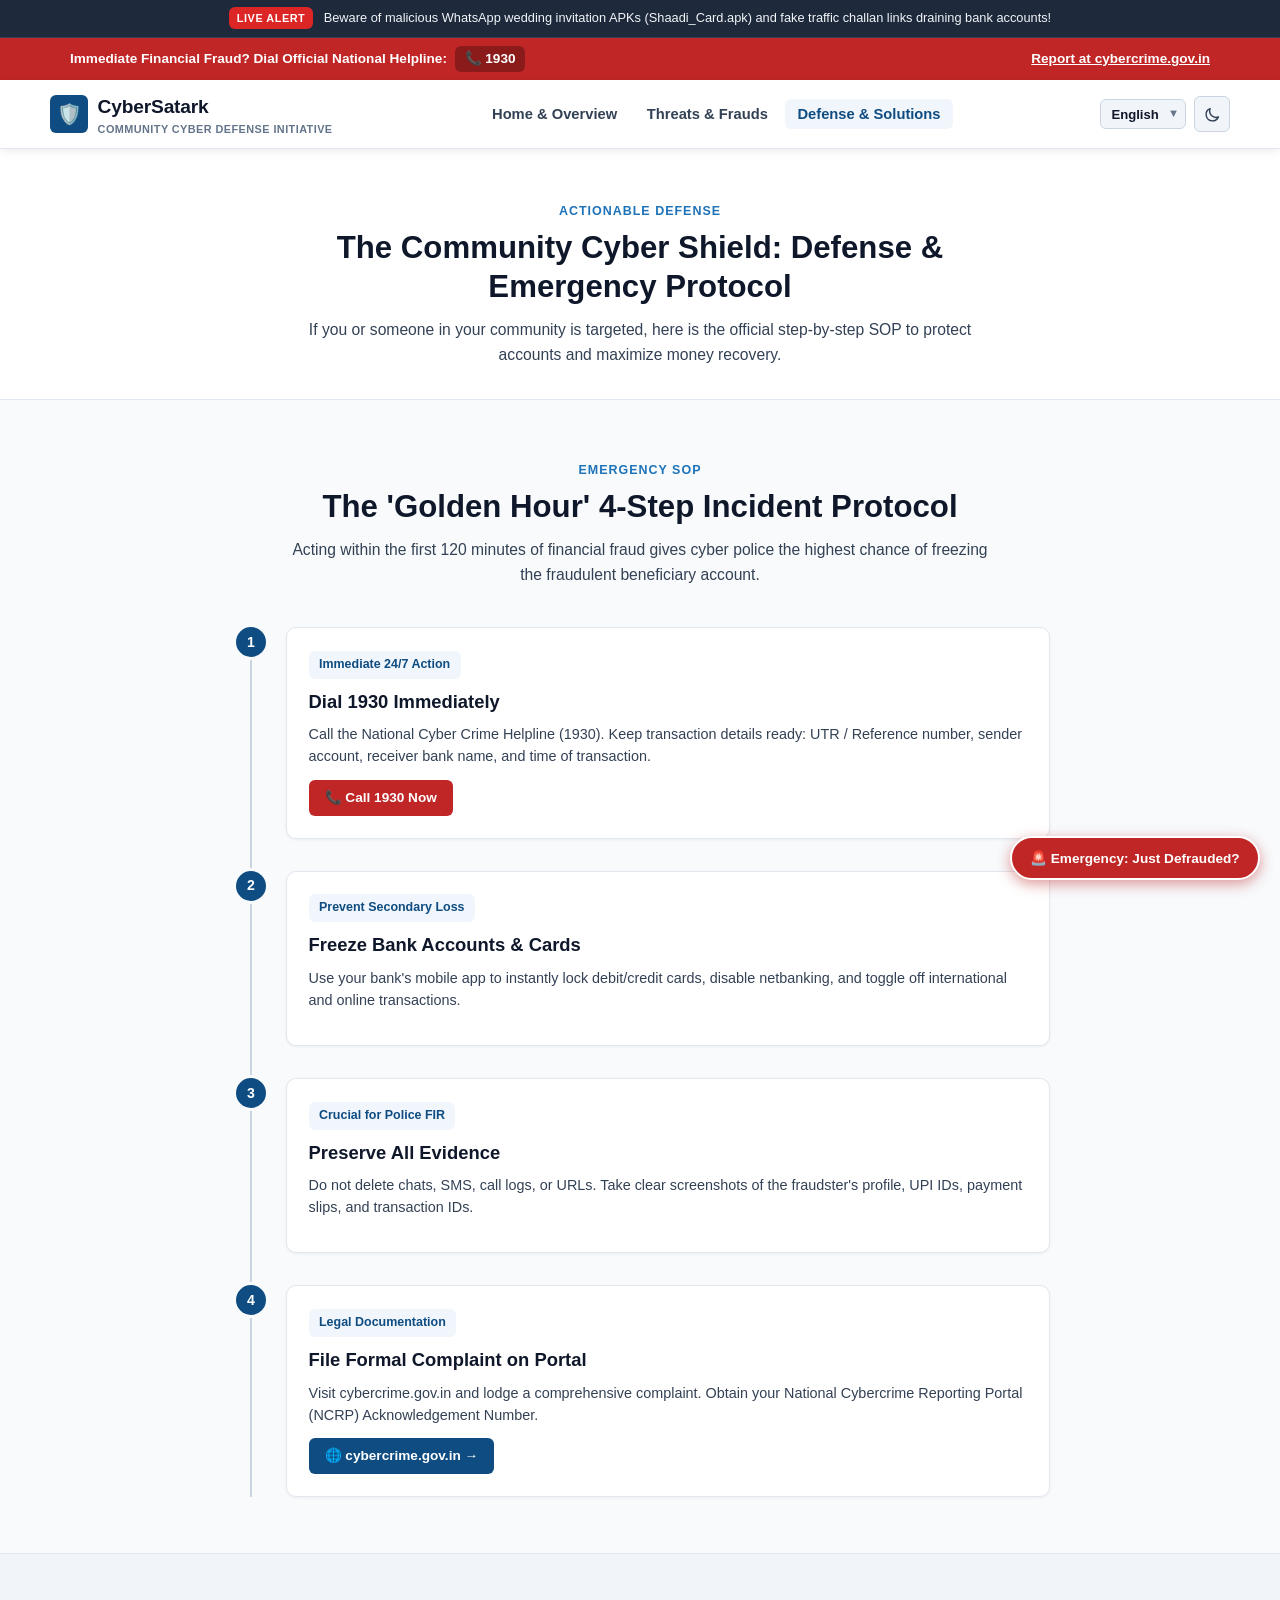
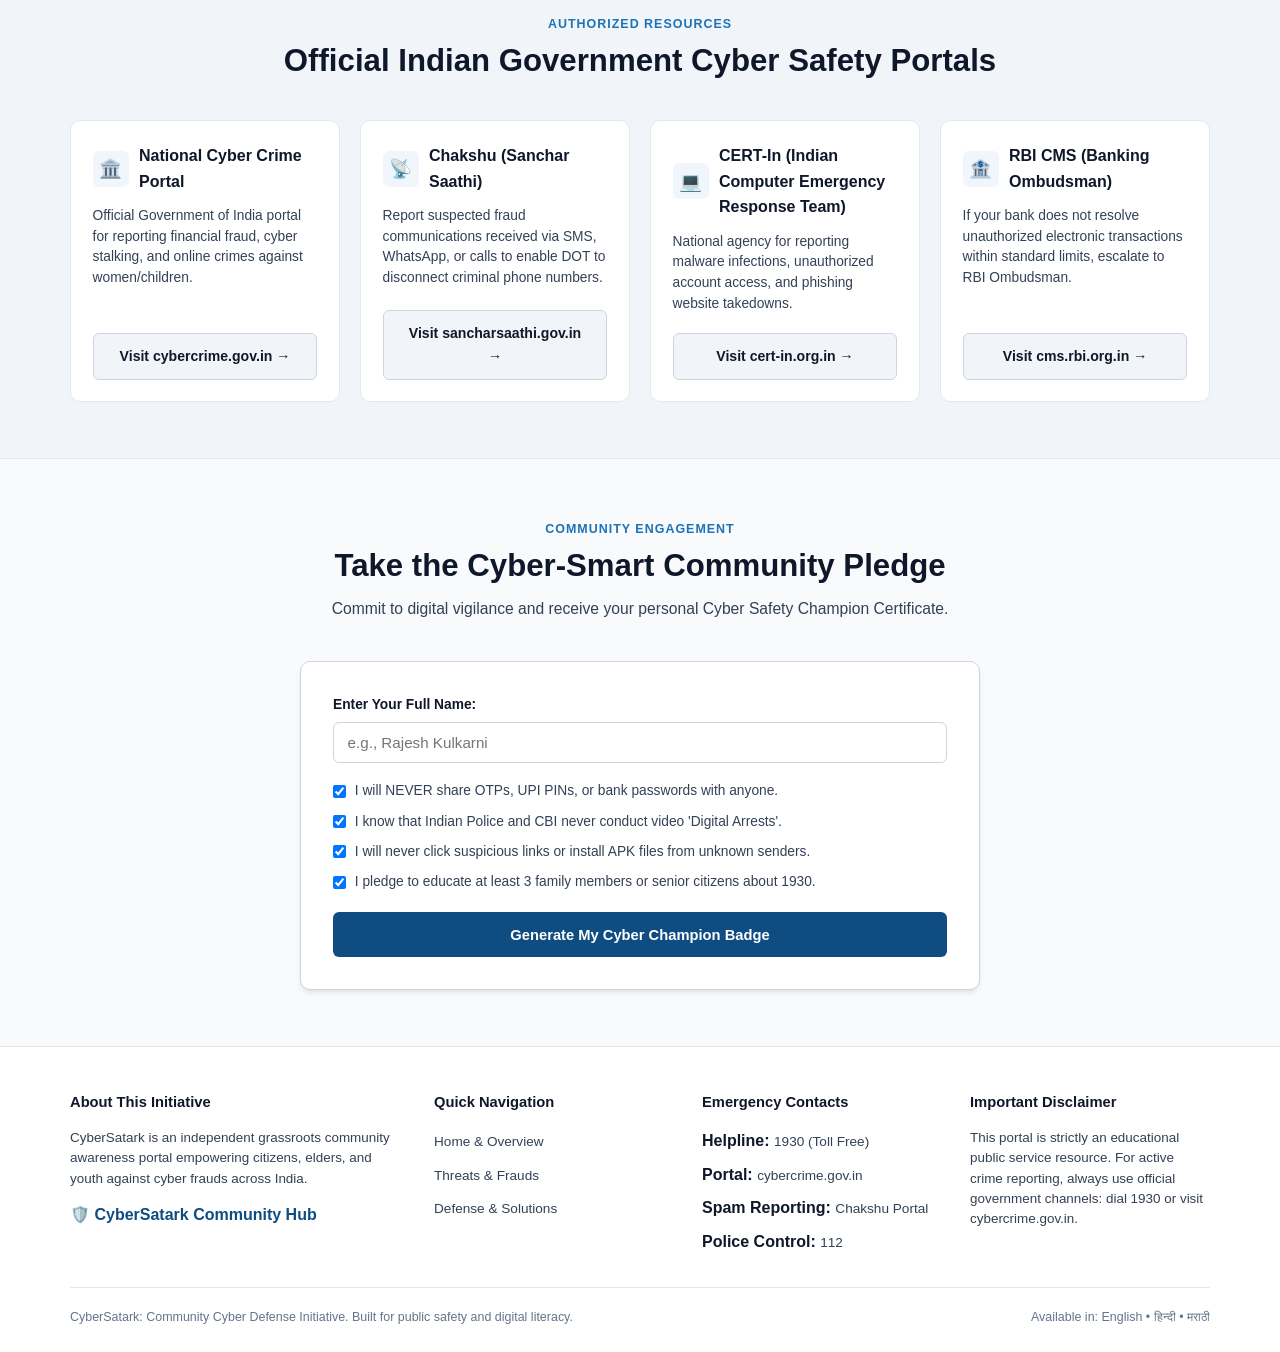
<file: solutions.html>
<!DOCTYPE html>
<html lang="en" data-theme="light">
<head>
  <meta charset="UTF-8">
  <meta name="viewport" content="width=device-width, initial-scale=1.0">
  <title>Cyber Defense & Recovery - CyberSatark Community Hub</title>
  <meta name="description" content="Official 4-Step Golden Hour Cyber SOP: Learn how to freeze bank accounts, dial 1930, report on cybercrime.gov.in, and take the Cyber Safety Community Pledge. Available in English, Hindi, and Marathi.">
  <link rel="stylesheet" href="css/styles.css">
</head>
<body>

  <!-- Live Threat Alert Ticker -->
  <aside class="alert-ticker" aria-label="Trending cyber threat advisory">
    <span class="ticker-badge" data-i18n="tickerBadgeText">LIVE ALERT</span>
    <span class="ticker-text" data-i18n="tickerNotice">Beware of malicious WhatsApp wedding invitation APKs (Shaadi_Card.apk) and fake traffic challan links draining bank accounts!</span>
  </aside>

  <!-- Emergency Helpline Strip -->
  <aside class="emergency-strip" aria-label="Emergency Cyber Crime Helpline">
    <div class="container">
      <div style="display:flex; align-items:center; gap:0.5rem; flex-wrap:wrap;">
        <span data-i18n="emergencyBarText">Immediate Financial Fraud? Dial Official National Helpline:</span>
        <span class="emergency-dial-badge">📞 1930</span>
      </div>
      <div>
        <a href="https://cybercrime.gov.in" target="_blank" rel="noopener noreferrer" data-i18n="emergencyBarAction">Report at cybercrime.gov.in</a>
      </div>
    </div>
  </aside>

  <!-- Main Header -->
  <header class="site-header">
    <div class="container header-inner">
      <a href="index.html" class="brand-logo" aria-label="CyberSatark Homepage">
        <div class="brand-icon">🛡️</div>
        <div class="brand-title">
          <span data-i18n="brandTitle">CyberSatark</span>
          <span class="sub" data-i18n="brandSubtitle">Community Cyber Defense Initiative</span>
        </div>
      </a>

      <!-- Navigation Links -->
      <nav class="main-nav" id="mainNav" aria-label="Main Navigation">
        <ul class="nav-links">
          <li><a href="index.html" class="nav-link" data-i18n="navHome">Home &amp; Overview</a></li>
          <li><a href="problems.html" class="nav-link" data-i18n="navProblems">Threats &amp; Frauds</a></li>
          <li><a href="solutions.html" class="nav-link active" data-i18n="navSolutions">Defense &amp; Solutions</a></li>
        </ul>
      </nav>

      <!-- Controls: Language & Theme -->
      <div class="header-controls">
        <div class="lang-select-wrap">
          <select id="headerLangSelect" class="lang-select" aria-label="Select language">
            <option value="en">English</option>
            <option value="hi">हिन्दी</option>
            <option value="mr">मराठी</option>
          </select>
          <span class="lang-select-arrow">▼</span>
        </div>

        <button id="themeToggleBtn" class="theme-btn" aria-label="Toggle theme">
          <svg id="sunIcon" style="display:none;" fill="none" stroke="currentColor" viewBox="0 0 24 24">
            <path stroke-linecap="round" stroke-linejoin="round" stroke-width="2" d="M12 3v1m0 16v1m9-9h-1M4 12H3m15.364 6.364l-.707-.707M6.343 6.343l-.707-.707m12.728 0l-.707.707M6.343 17.657l-.707.707M16 12a4 4 0 11-8 0 4 4 0 018 0z" />
          </svg>
          <svg id="moonIcon" fill="none" stroke="currentColor" viewBox="0 0 24 24">
            <path stroke-linecap="round" stroke-linejoin="round" stroke-width="2" d="M20.354 15.354A9 9 0 018.646 3.646 9.003 9.003 0 0012 21a9.003 9.003 0 008.354-5.646z" />
          </svg>
        </button>

        <button id="mobileMenuToggle" class="mobile-toggle" aria-label="Open mobile navigation">
          ☰
        </button>
      </div>
    </div>
  </header>

  <!-- Startup Preferred Language Toast / Modal -->
  <div id="langToastModal" class="lang-toast-overlay" role="dialog" aria-modal="true" aria-labelledby="langToastTitle">
    <div class="lang-toast-card">
      <button id="langToastClose" class="lang-toast-close" aria-label="Close language selector">&times;</button>
      <div class="lang-toast-badge">
        <span>🌐</span> <span data-i18n="toastBadge">Community Initiative</span>
      </div>
      <h2 id="langToastTitle" class="lang-toast-title" data-i18n="toastTitle">Select Your Preferred Language</h2>
      <p class="lang-toast-subtitle" data-i18n="toastSubtitle">Choose a language for seamless awareness across English, हिन्दी, and मराठी.</p>
      
      <div class="lang-toast-buttons">
        <button class="lang-pick-btn" data-lang="en">
          <span>English</span>
          <small>Default</small>
        </button>
        <button class="lang-pick-btn" data-lang="hi">
          <span>हिन्दी</span>
          <small>Hindi</small>
        </button>
        <button class="lang-pick-btn" data-lang="mr">
          <span>मराठी</span>
          <small>Marathi</small>
        </button>
      </div>
    </div>
  </div>

  <!-- Unique Feature: Floating Emergency SOS Button -->
  <button id="floatingSosBtn" class="floating-sos-btn" aria-label="Open emergency cyber fraud triage">
    <span data-i18n="sosBtnText">🚨 Emergency: Just Defrauded?</span>
  </button>

  <!-- Emergency SOS Triage Modal -->
  <div id="sosModal" class="sos-modal-overlay" role="dialog" aria-modal="true" aria-labelledby="sosModalTitle">
    <div class="sos-modal-card">
      <button id="sosModalClose" class="sos-modal-close" aria-label="Close emergency modal">&times;</button>
      <div style="display:flex; align-items:center; gap:0.5rem; margin-bottom:0.5rem;">
        <span style="font-size:1.5rem;">🚨</span>
        <h2 style="font-size:1.35rem; font-weight:800; color:var(--danger-base);" data-i18n="sosModalTitle">Immediate Cyber Fraud Emergency Action</h2>
      </div>
      <p style="font-size:0.9rem; color:var(--text-secondary); margin-bottom:1.25rem;" data-i18n="sosModalSub">Act quickly! The first 120 minutes are crucial to freeze stolen money in cybercrime networks.</p>

      <a href="tel:1930" class="btn btn-danger" style="width:100%; padding:0.9rem; font-size:1.05rem; margin-bottom:1.25rem;" data-i18n="sosCallDirect">
        📞 Tap to Call 1930 Helpline (Toll-Free 24/7)
      </a>

      <div style="background-color:var(--bg-surface-elevated); padding:1rem; border-radius:var(--radius-sm); border-left:3px solid var(--danger-base); margin-bottom:1.25rem;">
        <div style="font-size:0.88rem; display:flex; flex-direction:column; gap:0.4rem; color:var(--text-secondary);">
          <div data-i18n="sosRule1"><strong>1. Keep UTR Ready:</strong> Note your Bank Transaction ID / UTR number from SMS.</div>
          <div data-i18n="sosRule2"><strong>2. Freeze Netbanking:</strong> Immediately block your UPI and ATM card from your banking app.</div>
          <div data-i18n="sosRule3"><strong>3. Don't Delete Evidence:</strong> Keep WhatsApp chats, fake numbers, and screenshots intact.</div>
        </div>
      </div>

      <h3 style="font-size:0.95rem; font-weight:700; margin-bottom:0.5rem;" data-i18n="sosBankListTitle">Instant Bank Card Lock Toll-Free Numbers:</h3>
      <div class="sos-bank-grid">
        <div class="sos-bank-card">
          <strong>State Bank of India (SBI)</strong>
          <span>Call: <a href="tel:18001234">1800 1234</a></span><br>
          <span>SMS: <code>BLOCK &lt;Last 4 digits&gt;</code> to 567676</span>
        </div>
        <div class="sos-bank-card">
          <strong>HDFC Bank</strong>
          <span>Call: <a href="tel:18001600">1800 1600</a></span><br>
          <span>Quick Netbanking block via App</span>
        </div>
        <div class="sos-bank-card">
          <strong>ICICI Bank</strong>
          <span>Call: <a href="tel:18001080">1800 1080</a></span><br>
          <span>iMobile: Security &gt; Block Card</span>
        </div>
        <div class="sos-bank-card">
          <strong>Bank of Baroda</strong>
          <span>Call: <a href="tel:18005700">1800 5700</a></span><br>
          <span>Bob World: Cards &gt; Freeze</span>
        </div>
      </div>
    </div>
  </div>

  <main>
    <!-- Section Introduction -->
    <section style="padding: 3rem 0 2rem; background-color: var(--bg-surface); border-bottom: 1px solid var(--border-subtle);">
      <div class="container">
        <div class="section-head" style="margin-bottom:0;">
          <span class="section-tag" data-i18n="solPageTag">Actionable Defense</span>
          <h1 class="section-title" data-i18n="solPageTitle">The Community Cyber Shield: Defense &amp; Emergency Protocol</h1>
          <p class="section-desc" data-i18n="solPageDesc">If you or someone in your community is targeted, here is the official step-by-step SOP to protect accounts and maximize money recovery.</p>
        </div>
      </div>
    </section>

    <!-- Golden Hour Timeline Section -->
    <section>
      <div class="container">
        <div class="section-head">
          <span class="section-tag">Emergency SOP</span>
          <h2 class="section-title" data-i18n="goldenHourTitle">The 'Golden Hour' 4-Step Incident Protocol</h2>
          <p class="section-desc" data-i18n="goldenHourSubtitle">Acting within the first 120 minutes of financial fraud gives cyber police the highest chance of freezing the fraudulent beneficiary account.</p>
        </div>

        <div class="timeline">
          <!-- Step 1 -->
          <div class="timeline-step">
            <div class="timeline-num" data-i18n="step1Num">1</div>
            <div class="timeline-card">
              <span class="timeline-action-badge" data-i18n="step1Badge">Immediate 24/7 Action</span>
              <h3 style="margin-top:0.5rem;" data-i18n="step1Title">Dial 1930 Immediately</h3>
              <p data-i18n="step1Desc">Call the National Cyber Crime Helpline (1930). Keep transaction details ready: UTR / Reference number, sender account, receiver bank name, and time of transaction.</p>
              <a href="tel:1930" class="btn btn-danger" style="padding: 0.45rem 1rem; font-size:0.85rem;">📞 Call 1930 Now</a>
            </div>
          </div>

          <!-- Step 2 -->
          <div class="timeline-step">
            <div class="timeline-num" data-i18n="step2Num">2</div>
            <div class="timeline-card">
              <span class="timeline-action-badge" data-i18n="step2Badge">Prevent Secondary Loss</span>
              <h3 style="margin-top:0.5rem;" data-i18n="step2Title">Freeze Bank Accounts &amp; Cards</h3>
              <p data-i18n="step2Desc">Use your bank's mobile app to instantly lock debit/credit cards, disable netbanking, and toggle off international and online transactions.</p>
            </div>
          </div>

          <!-- Step 3 -->
          <div class="timeline-step">
            <div class="timeline-num" data-i18n="step3Num">3</div>
            <div class="timeline-card">
              <span class="timeline-action-badge" data-i18n="step3Badge">Crucial for Police FIR</span>
              <h3 style="margin-top:0.5rem;" data-i18n="step3Title">Preserve All Evidence</h3>
              <p data-i18n="step3Desc">Do not delete chats, SMS, call logs, or URLs. Take clear screenshots of the fraudster's profile, UPI IDs, payment slips, and transaction IDs.</p>
            </div>
          </div>

          <!-- Step 4 -->
          <div class="timeline-step">
            <div class="timeline-num" data-i18n="step4Num">4</div>
            <div class="timeline-card">
              <span class="timeline-action-badge" data-i18n="step4Badge">Legal Documentation</span>
              <h3 style="margin-top:0.5rem;" data-i18n="step4Title">File Formal Complaint on Portal</h3>
              <p data-i18n="step4Desc">Visit cybercrime.gov.in and lodge a comprehensive complaint. Obtain your National Cybercrime Reporting Portal (NCRP) Acknowledgement Number.</p>
              <a href="https://cybercrime.gov.in" target="_blank" rel="noopener noreferrer" class="btn btn-primary" style="padding: 0.45rem 1rem; font-size:0.85rem;">🌐 cybercrime.gov.in &rarr;</a>
            </div>
          </div>
        </div>
      </div>
    </section>

    <!-- Official Portals Grid Section -->
    <section style="background-color: var(--bg-surface-elevated); border-top: 1px solid var(--border-subtle); border-bottom: 1px solid var(--border-subtle);">
      <div class="container">
        <div class="section-head">
          <span class="section-tag">Authorized Resources</span>
          <h2 class="section-title" data-i18n="officialPortalsTitle">Official Indian Government Cyber Safety Portals</h2>
        </div>

        <div class="resource-grid">
          <!-- Resource 1 -->
          <div class="resource-card">
            <div class="resource-logo-title">
              <div class="resource-icon">🏛️</div>
              <h3 data-i18n="portal1Title">National Cyber Crime Portal</h3>
            </div>
            <p data-i18n="portal1Desc">Official Government of India portal for reporting financial fraud, cyber stalking, and online crimes against women/children.</p>
            <a href="https://cybercrime.gov.in" target="_blank" rel="noopener noreferrer" class="btn btn-secondary" style="font-size:0.88rem;" data-i18n="portal1Link">Visit cybercrime.gov.in &rarr;</a>
          </div>

          <!-- Resource 2 -->
          <div class="resource-card">
            <div class="resource-logo-title">
              <div class="resource-icon">📡</div>
              <h3 data-i18n="portal2Title">Chakshu (Sanchar Saathi)</h3>
            </div>
            <p data-i18n="portal2Desc">Report suspected fraud communications received via SMS, WhatsApp, or calls to enable DOT to disconnect criminal phone numbers.</p>
            <a href="https://sancharsaathi.gov.in" target="_blank" rel="noopener noreferrer" class="btn btn-secondary" style="font-size:0.88rem;" data-i18n="portal2Link">Visit sancharsaathi.gov.in &rarr;</a>
          </div>

          <!-- Resource 3 -->
          <div class="resource-card">
            <div class="resource-logo-title">
              <div class="resource-icon">💻</div>
              <h3 data-i18n="portal3Title">CERT-In</h3>
            </div>
            <p data-i18n="portal3Desc">National agency for reporting malware infections, unauthorized account access, and phishing website takedowns.</p>
            <a href="https://www.cert-in.org.in" target="_blank" rel="noopener noreferrer" class="btn btn-secondary" style="font-size:0.88rem;" data-i18n="portal3Link">Visit cert-in.org.in &rarr;</a>
          </div>

          <!-- Resource 4 -->
          <div class="resource-card">
            <div class="resource-logo-title">
              <div class="resource-icon">🏦</div>
              <h3 data-i18n="portal4Title">RBI CMS (Banking Ombudsman)</h3>
            </div>
            <p data-i18n="portal4Desc">If your bank does not resolve unauthorized electronic transactions within standard limits, escalate to RBI Ombudsman.</p>
            <a href="https://cms.rbi.org.in" target="_blank" rel="noopener noreferrer" class="btn btn-secondary" style="font-size:0.88rem;" data-i18n="portal4Link">Visit cms.rbi.org.in &rarr;</a>
          </div>
        </div>
      </div>
    </section>

    <!-- Community Pledge & Certificate Generator -->
    <section>
      <div class="container">
        <div class="section-head">
          <span class="section-tag" data-i18n="pledgeTag">Community Engagement</span>
          <h2 class="section-title" data-i18n="pledgeTitle">Take the Cyber-Smart Community Pledge</h2>
          <p class="section-desc" data-i18n="pledgeDesc">Commit to digital vigilance and receive your personal Cyber Safety Champion Certificate.</p>
        </div>

        <div class="pledge-box">
          <form id="pledgeForm">
            <div class="form-group">
              <label for="pledgeName" class="form-label" data-i18n="pledgeNameLabel">Enter Your Full Name:</label>
              <input type="text" id="pledgeName" class="form-input" required placeholder="e.g., Rajesh Kulkarni" data-i18n-placeholder="pledgeNamePlaceholder">
            </div>

            <div class="pledge-checkboxes">
              <label class="checkbox-label">
                <input type="checkbox" required checked>
                <span data-i18n="pledgeCheck1">I will NEVER share OTPs, UPI PINs, or bank passwords with anyone.</span>
              </label>

              <label class="checkbox-label">
                <input type="checkbox" required checked>
                <span data-i18n="pledgeCheck2">I know that Indian Police and CBI never conduct video 'Digital Arrests'.</span>
              </label>

              <label class="checkbox-label">
                <input type="checkbox" required checked>
                <span data-i18n="pledgeCheck3">I will never click suspicious links or install APK files from unknown senders.</span>
              </label>

              <label class="checkbox-label">
                <input type="checkbox" required checked>
                <span data-i18n="pledgeCheck4">I pledge to educate at least 3 family members or senior citizens about 1930.</span>
              </label>
            </div>

            <button type="submit" class="btn btn-primary" style="width:100%; padding: 0.9rem;" data-i18n="pledgeBtn">
              Generate My Cyber Champion Badge
            </button>
          </form>

          <!-- Generated Badge & Certificate Display -->
          <div id="badgeResult" class="badge-result">
            <div class="badge-icon">🎖️</div>
            <h3 style="font-size:0.85rem; letter-spacing:0.1em; color:var(--text-muted); margin-bottom:0.4rem;" data-i18n="pledgeCertificateTitle">CERTIFICATE OF CYBER VIGILANCE</h3>
            <p style="font-size:0.9rem; color:var(--text-secondary);" data-i18n="pledgeCertifiedText">This certifies that</p>
            <div id="badgeRecipient" class="badge-name">Citizen of India</div>
            <p style="font-size:0.92rem; color:var(--text-secondary); max-width:500px; margin:0 auto 1rem;" data-i18n="pledgeHonoredText">
              has committed to the Community Cyber Safety Code and pledged to protect our society against online financial frauds.
            </p>
            <div style="font-size:0.82rem; font-weight:600; color:var(--brand-primary);">
              <span data-i18n="pledgeDateLabel">Issued on:</span> <span id="badgeDate">-</span>
            </div>
            <div style="margin-top:1.25rem;">
              <button type="button" class="btn btn-secondary" onclick="window.print()" style="font-size:0.82rem; padding: 0.4rem 0.9rem;">
                🖨️ Print / Save Badge
              </button>
            </div>
          </div>
        </div>
      </div>
    </section>
  </main>

  <!-- Site Footer -->
  <footer class="site-footer">
    <div class="container">
      <div class="footer-grid">
        <div class="footer-col">
          <h4 data-i18n="footerAboutTitle">About This Initiative</h4>
          <p data-i18n="footerAboutText">CyberSatark is an independent grassroots community awareness portal empowering citizens, elders, and youth against cyber frauds across India.</p>
          <div style="font-weight:700; color:var(--brand-primary);">🛡️ CyberSatark Community Hub</div>
        </div>

        <div class="footer-col">
          <h4 data-i18n="footerLinksTitle">Quick Navigation</h4>
          <ul class="footer-links">
            <li><a href="index.html" data-i18n="navHome">Home &amp; Overview</a></li>
            <li><a href="problems.html" data-i18n="navProblems">Threats &amp; Frauds</a></li>
            <li><a href="solutions.html" data-i18n="navSolutions">Defense &amp; Solutions</a></li>
          </ul>
        </div>

        <div class="footer-col">
          <h4 data-i18n="footerHelplineTitle">Emergency Contacts</h4>
          <ul class="footer-links">
            <li><strong>Helpline:</strong> <a href="tel:1930">1930 (Toll Free)</a></li>
            <li><strong>Portal:</strong> <a href="https://cybercrime.gov.in" target="_blank" rel="noopener noreferrer">cybercrime.gov.in</a></li>
            <li><strong>Spam Reporting:</strong> <a href="https://sancharsaathi.gov.in" target="_blank" rel="noopener noreferrer">Chakshu Portal</a></li>
            <li><strong>Police Control:</strong> <a href="tel:112">112</a></li>
          </ul>
        </div>

        <div class="footer-col">
          <h4 data-i18n="footerDisclaimersTitle">Important Disclaimer</h4>
          <p data-i18n="footerDisclaimersText">This portal is strictly an educational public service resource. For active crime reporting, always use official government channels: dial 1930 or visit cybercrime.gov.in.</p>
        </div>
      </div>

      <div class="footer-bottom">
        <p data-i18n="footerCopy">CyberSatark: Community Cyber Defense Initiative. Built for public safety and digital literacy.</p>
        <p>Available in: English • हिन्दी • मराठी</p>
      </div>
    </div>
  </footer>

  <!-- Scripts -->
  <script src="js/translations.js"></script>
  <script src="js/app.js"></script>
</body>
</html>
</file>
<file: css/styles.css>
/* ==========================================================================
   CyberSatark - Complete Universal Responsive Stylesheet
   Devices Supported: 320px Mobile up to 4K Ultra-wide screens
   Aesthetics: Hand-coded, authentic, accessible, zero horizontal overflow
   ========================================================================== */

:root {
  /* Light Theme Palette */
  --bg-primary: #f8fafc;
  --bg-surface: #ffffff;
  --bg-surface-elevated: #f1f5f9;
  --border-subtle: #e2e8f0;
  --border-strong: #cbd5e1;

  --text-primary: #0f172a;
  --text-secondary: #334155;
  --text-muted: #64748b;
  --text-inverse: #ffffff;

  --brand-primary: #0f4c81;        /* Indian institutional navy */
  --brand-primary-hover: #0a365c;
  --brand-accent: #1d72b8;
  --brand-subtle: #f0f6fc;

  --danger-base: #c02626;
  --danger-bg: #fff5f5;
  --danger-border: #fed7d7;
  --danger-text: #9b1c1c;

  --success-base: #15803d;
  --success-bg: #f0fdf4;
  --success-border: #bbf7d0;
  --success-text: #166534;

  --warning-base: #b45309;
  --warning-bg: #fffbeb;
  --warning-border: #fde68a;
  --warning-text: #92400e;

  --shadow-sm: 0 1px 3px rgba(0, 0, 0, 0.06);
  --shadow-md: 0 4px 6px -1px rgba(0, 0, 0, 0.08), 0 2px 4px -2px rgba(0, 0, 0, 0.05);
  --shadow-lg: 0 10px 18px -3px rgba(0, 0, 0, 0.09), 0 4px 8px -4px rgba(0, 0, 0, 0.05);

  --radius-sm: 6px;
  --radius-md: 10px;
  --radius-lg: 16px;
  --radius-full: 9999px;

  --transition-fast: 0.15s ease;
  --transition-normal: 0.25s ease;
}

[data-theme="dark"] {
  /* Dark Theme Palette */
  --bg-primary: #0a0f1d;
  --bg-surface: #111827;
  --bg-surface-elevated: #1f293d;
  --border-subtle: #1f293d;
  --border-strong: #374151;

  --text-primary: #f9fafb;
  --text-secondary: #d1d5db;
  --text-muted: #9ca3af;
  --text-inverse: #0a0f1d;

  --brand-primary: #38bdf8;
  --brand-primary-hover: #7dd3fc;
  --brand-accent: #38bdf8;
  --brand-subtle: #0c2842;

  --danger-base: #f87171;
  --danger-bg: #450a0a;
  --danger-border: #7f1d1d;
  --danger-text: #fecaca;

  --success-base: #4ade80;
  --success-bg: #052e16;
  --success-border: #14532d;
  --success-text: #bbf7d0;

  --warning-base: #fbbf24;
  --warning-bg: #451a03;
  --warning-border: #78350f;
  --warning-text: #fef3c7;

  --shadow-sm: 0 1px 3px rgba(0, 0, 0, 0.4);
  --shadow-md: 0 4px 8px rgba(0, 0, 0, 0.4);
  --shadow-lg: 0 12px 20px rgba(0, 0, 0, 0.5);
}

/* ==========================================================================
   CSS Reset & Universal Hygiene (Fixes Horizontal Scroll)
   ========================================================================== */

*, *::before, *::after {
  box-sizing: border-box;
  margin: 0;
  padding: 0;
}

html {
  width: 100%;
  max-width: 100vw;
  overflow-x: clip; /* clip does not create a scroll container, allowing position: sticky to work */
  font-family: -apple-system, BlinkMacSystemFont, "Segoe UI", Roboto, "Helvetica Neue", "Mukta", "Noto Sans Devanagari", Arial, sans-serif;
  font-size: 16px;
  line-height: 1.6;
  color: var(--text-primary);
  background-color: var(--bg-primary);
  transition: background-color var(--transition-normal), color var(--transition-normal);
  scroll-behavior: smooth;
  -webkit-text-size-adjust: 100%;
}

body {
  width: 100%;
  max-width: 100vw;
  overflow-x: clip; /* allows position: sticky on header to stick properly */
  min-height: 100vh;
  display: flex;
  flex-direction: column;
  word-break: break-word;
  overflow-wrap: break-word;
}

img {
  max-width: 100%;
  height: auto;
  display: block;
}

a {
  color: var(--brand-accent);
  text-decoration: none;
  transition: color var(--transition-fast);
}

a:hover {
  text-decoration: underline;
}

button {
  font-family: inherit;
  cursor: pointer;
  border: none;
  background: none;
}

.container {
  width: 100%;
  max-width: 1180px;
  margin: 0 auto;
  padding: 0 1.25rem;
}

/* ==========================================================================
   Alert Ribbon Ticker (Fully Responsive)
   ========================================================================== */

.alert-ticker {
  background-color: #1e293b;
  color: #f1f5f9;
  font-size: 0.8rem;
  padding: 0.45rem 0.75rem;
  border-bottom: 1px solid #334155;
  display: flex;
  align-items: center;
  justify-content: center;
  gap: 0.65rem;
  flex-wrap: wrap;
  text-align: center;
}

.ticker-badge {
  background-color: #dc2626;
  color: #ffffff;
  font-size: 0.68rem;
  font-weight: 800;
  padding: 0.15rem 0.5rem;
  border-radius: var(--radius-sm);
  text-transform: uppercase;
  letter-spacing: 0.05em;
  flex-shrink: 0;
}

.ticker-text {
  font-weight: 500;
  line-height: 1.4;
}

/* ==========================================================================
   Emergency Helpline Strip
   ========================================================================== */

.emergency-strip {
  background-color: var(--danger-base);
  color: #ffffff;
  padding: 0.5rem 0.75rem;
  font-size: 0.85rem;
  font-weight: 600;
}

.emergency-strip .container {
  display: flex;
  align-items: center;
  justify-content: space-between;
  gap: 0.75rem;
  flex-wrap: wrap;
}

.emergency-strip a {
  color: #ffffff;
  text-decoration: underline;
  font-weight: 700;
}

.emergency-dial-badge {
  display: inline-flex;
  align-items: center;
  gap: 0.35rem;
  background: rgba(0, 0, 0, 0.28);
  padding: 0.15rem 0.6rem;
  border-radius: var(--radius-sm);
  font-weight: 800;
  white-space: nowrap;
}

/* ==========================================================================
   Header & Navigation
   ========================================================================== */

.site-header {
  position: -webkit-sticky;
  position: sticky;
  top: 0;
  z-index: 999;
  background-color: var(--bg-surface);
  border-bottom: 1px solid var(--border-subtle);
  box-shadow: 0 2px 10px rgba(0, 0, 0, 0.08);
  backdrop-filter: blur(12px);
  -webkit-backdrop-filter: blur(12px);
  transition: background-color var(--transition-normal), border-color var(--transition-normal), box-shadow var(--transition-fast);
}

.site-header.is-scrolled {
  box-shadow: 0 4px 18px rgba(0, 0, 0, 0.12);
  border-bottom-color: var(--border-strong);
}

.header-inner {
  display: flex;
  align-items: center;
  justify-content: space-between;
  min-height: 68px;
  gap: 0.75rem;
  padding: 0.5rem 0;
}

.brand-logo {
  display: flex;
  align-items: center;
  gap: 0.6rem;
  font-weight: 800;
  font-size: 1.2rem;
  color: var(--text-primary);
  text-decoration: none;
  letter-spacing: -0.01em;
  flex-shrink: 0;
}

.brand-icon {
  width: 38px;
  height: 38px;
  border-radius: var(--radius-sm);
  background: var(--brand-primary);
  color: #ffffff;
  display: flex;
  align-items: center;
  justify-content: center;
  font-size: 1.25rem;
  flex-shrink: 0;
}

.brand-title {
  display: flex;
  flex-direction: column;
}

.brand-title span.sub {
  font-size: 0.68rem;
  font-weight: 600;
  color: var(--text-muted);
  text-transform: uppercase;
  letter-spacing: 0.04em;
  line-height: 1.2;
}

.main-nav {
  display: flex;
  align-items: center;
  gap: 1.25rem;
}

.nav-links {
  display: flex;
  list-style: none;
  align-items: center;
  gap: 0.35rem;
}

.nav-link {
  font-size: 0.92rem;
  font-weight: 600;
  color: var(--text-secondary);
  padding: 0.45rem 0.75rem;
  border-radius: var(--radius-sm);
  transition: all var(--transition-fast);
  text-decoration: none;
  white-space: nowrap;
}

.nav-link:hover {
  color: var(--brand-primary);
  background-color: var(--bg-surface-elevated);
  text-decoration: none;
}

.nav-link.active {
  color: var(--brand-primary);
  background-color: var(--brand-subtle);
  font-weight: 700;
}

.header-controls {
  display: flex;
  align-items: center;
  gap: 0.5rem;
  flex-shrink: 0;
}

/* Language selector */
.lang-select-wrap {
  position: relative;
  display: flex;
  align-items: center;
}

.lang-select {
  appearance: none;
  background-color: var(--bg-surface-elevated);
  color: var(--text-primary);
  border: 1px solid var(--border-strong);
  padding: 0.4rem 1.6rem 0.4rem 0.65rem;
  border-radius: var(--radius-sm);
  font-size: 0.82rem;
  font-weight: 700;
  cursor: pointer;
  transition: all var(--transition-fast);
}

.lang-select:focus {
  outline: 2px solid var(--brand-accent);
  outline-offset: 1px;
}

.lang-select-arrow {
  position: absolute;
  right: 7px;
  pointer-events: none;
  color: var(--text-muted);
  font-size: 0.7rem;
}

/* Theme Toggle Button */
.theme-btn {
  display: flex;
  align-items: center;
  justify-content: center;
  width: 36px;
  height: 36px;
  border-radius: var(--radius-sm);
  background-color: var(--bg-surface-elevated);
  color: var(--text-secondary);
  border: 1px solid var(--border-strong);
  transition: all var(--transition-fast);
  flex-shrink: 0;
}

.theme-btn:hover {
  color: var(--text-primary);
  background-color: var(--border-subtle);
}

.theme-btn svg {
  width: 17px;
  height: 17px;
}

/* Mobile Toggle Hamburger */
.mobile-toggle {
  display: none;
  align-items: center;
  justify-content: center;
  width: 38px;
  height: 38px;
  font-size: 1.35rem;
  color: var(--text-primary);
  background-color: var(--bg-surface-elevated);
  border: 1px solid var(--border-strong);
  border-radius: var(--radius-sm);
  flex-shrink: 0;
}

/* ==========================================================================
   Hero Section
   ========================================================================== */

.hero {
  padding: 3rem 0 2.5rem;
  background-color: var(--bg-surface);
  border-bottom: 1px solid var(--border-subtle);
}

.hero-grid {
  display: grid;
  grid-template-columns: 1.15fr 0.85fr;
  gap: 2.5rem;
  align-items: center;
}

.hero-badge {
  display: inline-flex;
  align-items: center;
  gap: 0.45rem;
  padding: 0.25rem 0.75rem;
  border-radius: var(--radius-full);
  background-color: var(--brand-subtle);
  color: var(--brand-primary);
  font-size: 0.78rem;
  font-weight: 700;
  text-transform: uppercase;
  letter-spacing: 0.04em;
  margin-bottom: 0.85rem;
  border: 1px solid var(--border-subtle);
}

.hero-title {
  font-size: 2.4rem;
  font-weight: 850;
  line-height: 1.22;
  margin-bottom: 1rem;
  color: var(--text-primary);
  letter-spacing: -0.02em;
}

.hero-title .highlight {
  color: var(--brand-accent);
}

.hero-desc {
  font-size: 1.05rem;
  color: var(--text-secondary);
  margin-bottom: 1.75rem;
  line-height: 1.6;
}

.hero-actions {
  display: flex;
  gap: 0.85rem;
  flex-wrap: wrap;
  margin-bottom: 1.75rem;
}

.btn {
  display: inline-flex;
  align-items: center;
  justify-content: center;
  gap: 0.5rem;
  padding: 0.7rem 1.35rem;
  border-radius: var(--radius-sm);
  font-size: 0.92rem;
  font-weight: 600;
  transition: all var(--transition-fast);
  text-decoration: none;
  text-align: center;
}

.btn-primary {
  background-color: var(--brand-primary);
  color: #ffffff;
}

.btn-primary:hover {
  background-color: var(--brand-primary-hover);
  color: #ffffff;
  text-decoration: none;
}

.btn-danger {
  background-color: var(--danger-base);
  color: #ffffff;
}

.btn-danger:hover {
  background-color: #991b1b;
  color: #ffffff;
  text-decoration: none;
}

.btn-secondary {
  background-color: var(--bg-surface-elevated);
  color: var(--text-primary);
  border: 1px solid var(--border-strong);
}

.btn-secondary:hover {
  background-color: var(--border-subtle);
  text-decoration: none;
}

.hero-quick-stats {
  display: grid;
  grid-template-columns: repeat(3, 1fr);
  gap: 1rem;
  padding-top: 1.25rem;
  border-top: 1px solid var(--border-subtle);
}

.stat-item h3 {
  font-size: 1.45rem;
  font-weight: 850;
  color: var(--brand-primary);
}

.stat-item p {
  font-size: 0.8rem;
  color: var(--text-muted);
  line-height: 1.35;
}

.hero-visual {
  width: 100%;
}

.hero-image-card {
  border-radius: var(--radius-md);
  overflow: hidden;
  box-shadow: var(--shadow-lg);
  border: 1px solid var(--border-subtle);
  background-color: var(--bg-surface-elevated);
}

.hero-image-card img {
  width: 100%;
  height: 320px;
  object-fit: cover;
}

.hero-caption {
  padding: 0.75rem 1rem;
  font-size: 0.82rem;
  color: var(--text-secondary);
  border-top: 1px solid var(--border-subtle);
  display: flex;
  align-items: center;
  gap: 0.5rem;
}

/* ==========================================================================
   Live Scam & SMS Checker Tool (Responsive)
   ========================================================================== */

.scam-checker-section {
  background-color: var(--bg-surface);
  border-top: 1px solid var(--border-subtle);
  border-bottom: 1px solid var(--border-subtle);
  padding: 3.5rem 0;
}

.scam-checker-box {
  background-color: var(--bg-surface-elevated);
  border: 2px solid var(--border-strong);
  border-radius: var(--radius-md);
  padding: 1.75rem;
  box-shadow: var(--shadow-md);
  max-width: 860px;
  margin: 0 auto;
  width: 100%;
}

.preset-pills {
  display: flex;
  gap: 0.5rem;
  flex-wrap: wrap;
  margin-bottom: 1rem;
}

.preset-pill-btn {
  font-size: 0.78rem;
  font-weight: 600;
  padding: 0.35rem 0.75rem;
  border-radius: var(--radius-full);
  background-color: var(--bg-surface);
  border: 1px solid var(--border-strong);
  color: var(--text-secondary);
  transition: all var(--transition-fast);
  white-space: normal;
  text-align: left;
}

.preset-pill-btn:hover {
  background-color: var(--brand-subtle);
  border-color: var(--brand-accent);
  color: var(--brand-primary);
}

.checker-input-group {
  display: flex;
  flex-direction: column;
  gap: 0.75rem;
  margin-bottom: 1rem;
}

.checker-textarea {
  width: 100%;
  min-height: 95px;
  padding: 0.85rem;
  border-radius: var(--radius-sm);
  border: 1px solid var(--border-strong);
  background-color: var(--bg-surface);
  color: var(--text-primary);
  font-size: 0.95rem;
  font-family: inherit;
  resize: vertical;
}

.checker-textarea:focus {
  outline: 2px solid var(--brand-accent);
}

.checker-result-card {
  display: none;
  padding: 1.25rem;
  border-radius: var(--radius-sm);
  margin-top: 1rem;
  border: 1px solid transparent;
}

.checker-result-card.danger {
  display: block;
  background-color: var(--danger-bg);
  border-color: var(--danger-border);
  color: var(--danger-text);
}

.checker-result-card.caution {
  display: block;
  background-color: var(--warning-bg);
  border-color: var(--warning-border);
  color: var(--warning-text);
}

.checker-result-card.safe {
  display: block;
  background-color: var(--success-bg);
  border-color: var(--success-border);
  color: var(--success-text);
}

/* ==========================================================================
   Floating Emergency SOS Button & Modal
   ========================================================================== */

.floating-sos-btn {
  position: fixed;
  bottom: 20px;
  right: 20px;
  z-index: 95;
  background-color: var(--danger-base);
  color: #ffffff;
  font-weight: 800;
  font-size: 0.85rem;
  padding: 0.75rem 1.15rem;
  border-radius: var(--radius-full);
  box-shadow: 0 4px 14px rgba(185, 28, 28, 0.45);
  display: flex;
  align-items: center;
  gap: 0.5rem;
  transition: transform var(--transition-fast), background-color var(--transition-fast);
  cursor: pointer;
  border: 2px solid #ffffff;
}

.floating-sos-btn:hover {
  transform: translateY(-2px) scale(1.02);
  background-color: #991b1b;
}

.sos-modal-overlay {
  position: fixed;
  inset: 0;
  background-color: rgba(0, 0, 0, 0.65);
  backdrop-filter: blur(3px);
  z-index: 1050;
  display: flex;
  align-items: center;
  justify-content: center;
  padding: 1rem;
  opacity: 0;
  visibility: hidden;
  transition: opacity var(--transition-normal), visibility var(--transition-normal);
}

.sos-modal-overlay.active {
  opacity: 1;
  visibility: visible;
}

.sos-modal-card {
  background-color: var(--bg-surface);
  border-radius: var(--radius-md);
  border: 2px solid var(--danger-base);
  box-shadow: var(--shadow-lg);
  max-width: 560px;
  width: 100%;
  max-height: 90vh;
  overflow-y: auto;
  padding: 1.75rem;
  position: relative;
}

.sos-modal-close {
  position: absolute;
  top: 12px;
  right: 12px;
  font-size: 1.35rem;
  color: var(--text-muted);
  cursor: pointer;
  padding: 0.25rem 0.5rem;
  border-radius: var(--radius-sm);
}

.sos-modal-close:hover {
  color: var(--text-primary);
}

.sos-bank-grid {
  display: grid;
  grid-template-columns: 1fr 1fr;
  gap: 0.75rem;
  margin-top: 1rem;
}

.sos-bank-card {
  background-color: var(--bg-surface-elevated);
  padding: 0.75rem;
  border-radius: var(--radius-sm);
  border: 1px solid var(--border-subtle);
  font-size: 0.82rem;
}

.sos-bank-card strong {
  display: block;
  color: var(--text-primary);
  margin-bottom: 0.2rem;
}

/* ==========================================================================
   Section Layouts & Headers
   ========================================================================== */

section {
  padding: 3.5rem 0;
}

.section-head {
  text-align: center;
  max-width: 720px;
  margin: 0 auto 2.5rem;
}

.section-tag {
  font-size: 0.78rem;
  font-weight: 700;
  color: var(--brand-accent);
  text-transform: uppercase;
  letter-spacing: 0.08em;
  margin-bottom: 0.4rem;
  display: inline-block;
}

.section-title {
  font-size: 1.95rem;
  font-weight: 800;
  color: var(--text-primary);
  margin-bottom: 0.65rem;
  line-height: 1.25;
}

.section-desc {
  font-size: 0.98rem;
  color: var(--text-secondary);
}

/* Problem-Solution Comparison Grid */
.ps-overview-grid {
  display: grid;
  grid-template-columns: 1fr 1fr;
  gap: 1.5rem;
}

.ps-card {
  background-color: var(--bg-surface);
  border-radius: var(--radius-md);
  padding: 1.75rem;
  border: 1px solid var(--border-subtle);
  box-shadow: var(--shadow-sm);
  display: flex;
  flex-direction: column;
}

.ps-card.problem-side {
  border-top: 4px solid var(--danger-base);
}

.ps-card.solution-side {
  border-top: 4px solid var(--success-base);
}

.ps-header {
  display: flex;
  align-items: center;
  gap: 0.75rem;
  margin-bottom: 1.25rem;
}

.ps-icon {
  width: 42px;
  height: 42px;
  border-radius: var(--radius-sm);
  display: flex;
  align-items: center;
  justify-content: center;
  font-size: 1.3rem;
  flex-shrink: 0;
}

.problem-side .ps-icon {
  background-color: var(--danger-bg);
  color: var(--danger-base);
}

.solution-side .ps-icon {
  background-color: var(--success-bg);
  color: var(--success-base);
}

.ps-header h3 {
  font-size: 1.25rem;
  font-weight: 700;
}

.ps-list {
  list-style: none;
  display: flex;
  flex-direction: column;
  gap: 0.85rem;
  margin-bottom: 1.5rem;
  flex-grow: 1;
}

.ps-list li {
  display: flex;
  align-items: flex-start;
  gap: 0.65rem;
  font-size: 0.92rem;
  color: var(--text-secondary);
}

.ps-list li strong {
  color: var(--text-primary);
}

.ps-bullet {
  flex-shrink: 0;
  margin-top: 0.2rem;
}

/* ==========================================================================
   YouTube Video Gallery Section
   ========================================================================== */

.video-section {
  background-color: var(--bg-surface-elevated);
  border-top: 1px solid var(--border-subtle);
  border-bottom: 1px solid var(--border-subtle);
}

.video-grid {
  display: grid;
  grid-template-columns: repeat(auto-fit, minmax(280px, 1fr));
  gap: 1.5rem;
}

.video-card {
  background-color: var(--bg-surface);
  border-radius: var(--radius-md);
  overflow: hidden;
  border: 1px solid var(--border-subtle);
  box-shadow: var(--shadow-sm);
  display: flex;
  flex-direction: column;
}

.video-embed-wrap {
  position: relative;
  width: 100%;
  padding-bottom: 56.25%; /* 16:9 ratio */
  background-color: #000000;
}

.video-embed-wrap iframe {
  position: absolute;
  top: 0;
  left: 0;
  width: 100%;
  height: 100%;
  border: 0;
}

.video-info {
  padding: 1.15rem;
  display: flex;
  flex-direction: column;
  gap: 0.45rem;
  flex-grow: 1;
}

.video-tag {
  display: inline-block;
  font-size: 0.72rem;
  font-weight: 700;
  color: var(--brand-primary);
  background-color: var(--brand-subtle);
  padding: 0.15rem 0.5rem;
  border-radius: var(--radius-sm);
  width: fit-content;
}

.video-title {
  font-size: 1rem;
  font-weight: 700;
  color: var(--text-primary);
  line-height: 1.35;
}

.video-desc {
  font-size: 0.84rem;
  color: var(--text-muted);
  line-height: 1.48;
}

/* ==========================================================================
   Problems Page Specifics
   ========================================================================== */

.threat-card {
  background-color: var(--bg-surface);
  border-radius: var(--radius-md);
  border: 1px solid var(--border-subtle);
  box-shadow: var(--shadow-sm);
  margin-bottom: 2rem;
  overflow: hidden;
}

.threat-grid {
  display: grid;
  grid-template-columns: 1.15fr 0.85fr;
}

.threat-content {
  padding: 2rem;
}

.threat-badge {
  display: inline-flex;
  align-items: center;
  gap: 0.4rem;
  font-size: 0.75rem;
  font-weight: 700;
  color: var(--danger-base);
  background-color: var(--danger-bg);
  border: 1px solid var(--danger-border);
  padding: 0.2rem 0.6rem;
  border-radius: var(--radius-sm);
  margin-bottom: 0.75rem;
}

.threat-title {
  font-size: 1.45rem;
  font-weight: 800;
  margin-bottom: 0.75rem;
  color: var(--text-primary);
}

.threat-desc {
  font-size: 0.92rem;
  color: var(--text-secondary);
  margin-bottom: 1.25rem;
  line-height: 1.55;
}

.threat-box {
  background-color: var(--bg-surface-elevated);
  border-left: 3px solid var(--warning-base);
  padding: 0.85rem 1rem;
  border-radius: 0 var(--radius-sm) var(--radius-sm) 0;
  margin-bottom: 1.15rem;
}

.threat-box h3,
.threat-box h4 {
  font-size: 0.88rem;
  font-weight: 700;
  color: var(--text-primary);
  margin-bottom: 0.35rem;
}

.threat-box p {
  font-size: 0.84rem;
  color: var(--text-secondary);
}

.red-flags-list {
  list-style: none;
  display: flex;
  flex-direction: column;
  gap: 0.55rem;
}

.red-flags-list li {
  display: flex;
  align-items: flex-start;
  gap: 0.5rem;
  font-size: 0.88rem;
  color: var(--text-secondary);
}

.red-flags-list svg {
  color: var(--danger-base);
  flex-shrink: 0;
  margin-top: 0.2rem;
}

.threat-media {
  background-color: var(--bg-surface-elevated);
  border-left: 1px solid var(--border-subtle);
  display: flex;
  flex-direction: column;
}

.threat-media img {
  width: 100%;
  height: 240px;
  object-fit: cover;
}

.threat-media-video {
  flex-grow: 1;
  padding: 0.85rem;
}

/* Interactive Scam Quiz / Spotter */
.quiz-box {
  background-color: var(--bg-surface);
  border-radius: var(--radius-md);
  border: 1px solid var(--border-strong);
  box-shadow: var(--shadow-md);
  padding: 2rem;
  max-width: 820px;
  margin: 0 auto;
  width: 100%;
}

.quiz-scenario {
  background-color: var(--bg-surface-elevated);
  border-radius: var(--radius-sm);
  padding: 1.15rem;
  border: 1px dashed var(--border-strong);
  margin-bottom: 1.25rem;
  font-family: monospace, sans-serif;
  font-size: 0.92rem;
  line-height: 1.5;
}

.quiz-options {
  display: grid;
  grid-template-columns: 1fr 1fr;
  gap: 0.85rem;
  margin-bottom: 1.25rem;
}

.quiz-btn {
  padding: 0.9rem;
  border-radius: var(--radius-sm);
  border: 1px solid var(--border-strong);
  background-color: var(--bg-surface);
  color: var(--text-primary);
  font-weight: 600;
  font-size: 0.9rem;
  text-align: left;
  transition: all var(--transition-fast);
}

.quiz-btn:hover {
  border-color: var(--brand-accent);
  background-color: var(--bg-surface-elevated);
}

.quiz-feedback {
  padding: 1rem;
  border-radius: var(--radius-sm);
  display: none;
  font-size: 0.9rem;
}

.quiz-feedback.success {
  display: block;
  background-color: var(--success-bg);
  border: 1px solid var(--success-border);
  color: var(--success-text);
}

.quiz-feedback.error {
  display: block;
  background-color: var(--danger-bg);
  border: 1px solid var(--danger-border);
  color: var(--danger-text);
}

/* ==========================================================================
   Solutions Page Specifics
   ========================================================================== */

/* Golden Hour Timeline */
.timeline {
  position: relative;
  max-width: 820px;
  margin: 0 auto;
}

.timeline::before {
  content: '';
  position: absolute;
  top: 0;
  bottom: 0;
  left: 20px;
  width: 2px;
  background-color: var(--border-strong);
}

.timeline-step {
  position: relative;
  padding-left: 56px;
  margin-bottom: 2rem;
}

.timeline-step:last-child {
  margin-bottom: 0;
}

.timeline-num {
  position: absolute;
  left: 6px;
  top: 0;
  width: 30px;
  height: 30px;
  border-radius: 50%;
  background-color: var(--brand-primary);
  color: #ffffff;
  display: flex;
  align-items: center;
  justify-content: center;
  font-weight: 700;
  font-size: 0.88rem;
  box-shadow: 0 0 0 3px var(--bg-primary);
}

.timeline-card {
  background-color: var(--bg-surface);
  border-radius: var(--radius-md);
  border: 1px solid var(--border-subtle);
  padding: 1.35rem;
  box-shadow: var(--shadow-sm);
}

.timeline-card h3 {
  font-size: 1.15rem;
  font-weight: 700;
  color: var(--text-primary);
  margin-bottom: 0.45rem;
}

.timeline-card p {
  font-size: 0.9rem;
  color: var(--text-secondary);
  line-height: 1.55;
  margin-bottom: 0.75rem;
}

.timeline-action-badge {
  display: inline-flex;
  align-items: center;
  gap: 0.35rem;
  font-size: 0.78rem;
  font-weight: 600;
  padding: 0.25rem 0.65rem;
  border-radius: var(--radius-sm);
  background-color: var(--brand-subtle);
  color: var(--brand-primary);
}

/* Official Resources Cards */
.resource-grid {
  display: grid;
  grid-template-columns: repeat(auto-fit, minmax(240px, 1fr));
  gap: 1.25rem;
}

.resource-card {
  background-color: var(--bg-surface);
  border-radius: var(--radius-md);
  border: 1px solid var(--border-subtle);
  padding: 1.35rem;
  display: flex;
  flex-direction: column;
  transition: transform var(--transition-fast), box-shadow var(--transition-fast);
}

.resource-card:hover {
  transform: translateY(-2px);
  box-shadow: var(--shadow-md);
}

.resource-logo-title {
  display: flex;
  align-items: center;
  gap: 0.65rem;
  margin-bottom: 0.75rem;
}

.resource-icon {
  width: 36px;
  height: 36px;
  border-radius: var(--radius-sm);
  background-color: var(--brand-subtle);
  color: var(--brand-primary);
  display: flex;
  align-items: center;
  justify-content: center;
  font-size: 1.15rem;
  flex-shrink: 0;
}

.resource-card h3,
.resource-card h4 {
  font-size: 1rem;
  font-weight: 700;
  color: var(--text-primary);
}

.resource-card p {
  font-size: 0.86rem;
  color: var(--text-secondary);
  margin-bottom: 1.15rem;
  flex-grow: 1;
  line-height: 1.5;
}

/* Interactive Pledge / Badge Generator */
.pledge-box {
  background-color: var(--bg-surface);
  border-radius: var(--radius-md);
  border: 1px solid var(--border-strong);
  box-shadow: var(--shadow-md);
  padding: 2rem;
  max-width: 680px;
  margin: 0 auto;
  width: 100%;
}

.form-group {
  margin-bottom: 1.15rem;
}

.form-label {
  display: block;
  font-size: 0.86rem;
  font-weight: 600;
  margin-bottom: 0.35rem;
  color: var(--text-primary);
}

.form-input {
  width: 100%;
  padding: 0.7rem 0.85rem;
  border-radius: var(--radius-sm);
  border: 1px solid var(--border-strong);
  background-color: var(--bg-surface);
  color: var(--text-primary);
  font-size: 0.95rem;
}

.form-input:focus {
  outline: 2px solid var(--brand-accent);
}

.pledge-checkboxes {
  display: flex;
  flex-direction: column;
  gap: 0.65rem;
  margin-bottom: 1.25rem;
}

.checkbox-label {
  display: flex;
  align-items: flex-start;
  gap: 0.55rem;
  font-size: 0.86rem;
  color: var(--text-secondary);
  cursor: pointer;
  line-height: 1.45;
}

.checkbox-label input {
  margin-top: 0.2rem;
  flex-shrink: 0;
}

.badge-result {
  display: none;
  margin-top: 1.75rem;
  padding: 1.75rem 1.25rem;
  border-radius: var(--radius-md);
  border: 2px dashed var(--brand-accent);
  background-color: var(--brand-subtle);
  text-align: center;
}

.badge-result.active {
  display: block;
}

.badge-icon {
  font-size: 2.75rem;
  margin-bottom: 0.4rem;
}

.badge-name {
  font-size: 1.4rem;
  font-weight: 800;
  color: var(--brand-primary);
  margin-bottom: 0.25rem;
}

/* ==========================================================================
   Language Selector Startup Toast / Modal
   ========================================================================== */

.lang-toast-overlay {
  position: fixed;
  inset: 0;
  background-color: rgba(0, 0, 0, 0.5);
  backdrop-filter: blur(2px);
  z-index: 1000;
  display: flex;
  align-items: center;
  justify-content: center;
  padding: 1rem;
  opacity: 0;
  visibility: hidden;
  transition: opacity var(--transition-normal), visibility var(--transition-normal);
}

.lang-toast-overlay.active {
  opacity: 1;
  visibility: visible;
}

.lang-toast-card {
  background-color: var(--bg-surface);
  border-radius: var(--radius-md);
  border: 1px solid var(--border-strong);
  box-shadow: var(--shadow-lg);
  max-width: 460px;
  width: 100%;
  padding: 1.75rem 1.25rem;
  position: relative;
  text-align: center;
  transform: translateY(20px);
  transition: transform var(--transition-normal);
  max-height: 90vh;
  overflow-y: auto;
}

.lang-toast-overlay.active .lang-toast-card {
  transform: translateY(0);
}

.lang-toast-badge {
  display: inline-flex;
  align-items: center;
  gap: 0.4rem;
  font-size: 0.78rem;
  font-weight: 700;
  background-color: var(--brand-subtle);
  color: var(--brand-primary);
  padding: 0.2rem 0.65rem;
  border-radius: var(--radius-full);
  margin-bottom: 0.85rem;
}

.lang-toast-title {
  font-size: 1.25rem;
  font-weight: 800;
  margin-bottom: 0.35rem;
  color: var(--text-primary);
}

.lang-toast-subtitle {
  font-size: 0.85rem;
  color: var(--text-muted);
  margin-bottom: 1.25rem;
  line-height: 1.45;
}

.lang-toast-buttons {
  display: grid;
  grid-template-columns: repeat(3, 1fr);
  gap: 0.65rem;
}

.lang-pick-btn {
  display: flex;
  flex-direction: column;
  align-items: center;
  justify-content: center;
  padding: 0.75rem 0.4rem;
  border-radius: var(--radius-sm);
  border: 1px solid var(--border-strong);
  background-color: var(--bg-surface-elevated);
  color: var(--text-primary);
  font-weight: 700;
  font-size: 0.95rem;
  transition: all var(--transition-fast);
}

.lang-pick-btn small {
  font-size: 0.7rem;
  font-weight: normal;
  color: var(--text-muted);
  margin-top: 0.2rem;
}

.lang-pick-btn:hover {
  border-color: var(--brand-accent);
  background-color: var(--brand-subtle);
  color: var(--brand-primary);
  transform: translateY(-2px);
}

.lang-toast-close {
  position: absolute;
  top: 10px;
  right: 10px;
  color: var(--text-muted);
  padding: 0.35rem 0.6rem;
  font-size: 1.2rem;
  border-radius: var(--radius-sm);
}

.lang-toast-close:hover {
  color: var(--text-primary);
}

/* ==========================================================================
   Footer
   ========================================================================== */

.site-footer {
  margin-top: auto;
  background-color: var(--bg-surface);
  border-top: 1px solid var(--border-subtle);
  padding: 2.75rem 0 1.5rem;
}

.footer-grid {
  display: grid;
  grid-template-columns: 1.4fr 1fr 1fr 1fr;
  gap: 1.75rem;
  margin-bottom: 2rem;
}

.footer-col h4 {
  font-size: 0.92rem;
  font-weight: 700;
  color: var(--text-primary);
  margin-bottom: 0.85rem;
}

.footer-col p {
  font-size: 0.84rem;
  color: var(--text-secondary);
  line-height: 1.5;
  margin-bottom: 0.85rem;
}

.footer-links {
  list-style: none;
  display: flex;
  flex-direction: column;
  gap: 0.5rem;
}

.footer-links a {
  font-size: 0.85rem;
  color: var(--text-secondary);
  text-decoration: none;
}

.footer-links a:hover {
  color: var(--brand-accent);
  text-decoration: underline;
}

.footer-bottom {
  padding-top: 1.25rem;
  border-top: 1px solid var(--border-subtle);
  display: flex;
  justify-content: space-between;
  align-items: center;
  flex-wrap: wrap;
  gap: 0.85rem;
  font-size: 0.78rem;
  color: var(--text-muted);
}

/* ==========================================================================
   COMPREHENSIVE RESPONSIVE BREAKPOINTS (ALL DEVICES)
   ========================================================================== */

/* Tablet & Smaller Laptops (<= 992px) */
@media (max-width: 992px) {
  .hero-grid {
    grid-template-columns: 1fr;
    gap: 2rem;
  }

  .hero-visual {
    max-width: 600px;
    margin: 0 auto;
  }

  .ps-overview-grid {
    grid-template-columns: 1fr;
    gap: 1.5rem;
  }

  .threat-grid {
    grid-template-columns: 1fr;
  }

  .threat-media {
    border-left: none;
    border-top: 1px solid var(--border-subtle);
  }

  .footer-grid {
    grid-template-columns: 1fr 1fr;
  }
}

/* Tablet Portrait & Mobile Landscape (<= 768px) */
@media (max-width: 768px) {
  .site-header {
    position: sticky;
  }

  .header-inner {
    min-height: 60px;
  }

  .mobile-toggle {
    display: inline-flex;
  }

  /* Slide-down mobile navigation glued to sticky header */
  .main-nav {
    position: absolute;
    top: 100%;
    left: 0;
    right: 0;
    background-color: var(--bg-surface);
    border-bottom: 2px solid var(--border-subtle);
    padding: 1rem;
    box-shadow: 0 10px 25px rgba(0, 0, 0, 0.15);
    flex-direction: column;
    align-items: stretch;
    display: none;
    z-index: 999;
  }

  .main-nav.open {
    display: flex;
  }

  .nav-links {
    flex-direction: column;
    align-items: stretch;
    gap: 0.5rem;
  }

  .nav-link {
    padding: 0.75rem 1rem;
    font-size: 1rem;
    background-color: var(--bg-surface-elevated);
    border: 1px solid var(--border-subtle);
  }

  .hero-title {
    font-size: 2rem;
  }

  .hero-desc {
    font-size: 0.98rem;
  }

  .hero-actions {
    flex-direction: column;
  }

  .hero-actions .btn {
    width: 100%;
  }

  .hero-quick-stats {
    grid-template-columns: 1fr;
    gap: 0.85rem;
  }

  .quiz-options {
    grid-template-columns: 1fr;
  }

  .sos-bank-grid {
    grid-template-columns: 1fr;
  }

  .lang-toast-buttons {
    grid-template-columns: 1fr;
  }

  .floating-sos-btn {
    bottom: 16px;
    right: 16px;
    font-size: 0.8rem;
    padding: 0.65rem 0.95rem;
  }

  .timeline::before {
    left: 18px;
  }

  .timeline-step {
    padding-left: 50px;
  }

  .timeline-num {
    left: 4px;
    width: 28px;
    height: 28px;
  }
}

/* Small Smartphone (<= 480px, e.g. iPhone SE, Android 360px-414px) */
@media (max-width: 480px) {
  .container {
    padding: 0 0.9rem;
  }

  .brand-logo {
    font-size: 1.05rem;
    gap: 0.45rem;
  }

  .brand-icon {
    width: 32px;
    height: 32px;
    font-size: 1.1rem;
  }

  .brand-title span.sub {
    display: none; /* Hide subtitle to give room on narrow headers */
  }

  .header-controls {
    gap: 0.35rem;
  }

  .lang-select {
    padding: 0.35rem 1.4rem 0.35rem 0.5rem;
    font-size: 0.76rem;
  }

  .theme-btn, .mobile-toggle {
    width: 32px;
    height: 32px;
  }

  .emergency-strip .container {
    flex-direction: column;
    align-items: flex-start;
    gap: 0.35rem;
    font-size: 0.78rem;
  }

  .hero {
    padding: 2rem 0 1.75rem;
  }

  .hero-title {
    font-size: 1.65rem;
  }

  .hero-image-card img {
    height: 220px;
  }

  .section-head {
    margin-bottom: 1.75rem;
  }

  .section-title {
    font-size: 1.5rem;
  }

  .ps-card, .threat-content, .scam-checker-box, .quiz-box, .pledge-box {
    padding: 1.25rem 0.95rem;
  }

  .threat-title {
    font-size: 1.25rem;
  }

  .threat-media img {
    height: 180px;
  }

  .footer-grid {
    grid-template-columns: 1fr;
    gap: 1.5rem;
  }

  .footer-bottom {
    flex-direction: column;
    align-items: flex-start;
    gap: 0.5rem;
  }

  .floating-sos-btn {
    bottom: 12px;
    right: 12px;
    font-size: 0.75rem;
    padding: 0.55rem 0.85rem;
  }

  .sos-modal-card {
    padding: 1.25rem 0.95rem;
  }

  .preset-pills {
    flex-direction: column;
  }

  .preset-pill-btn {
    width: 100%;
    text-align: center;
  }
}
</file>
